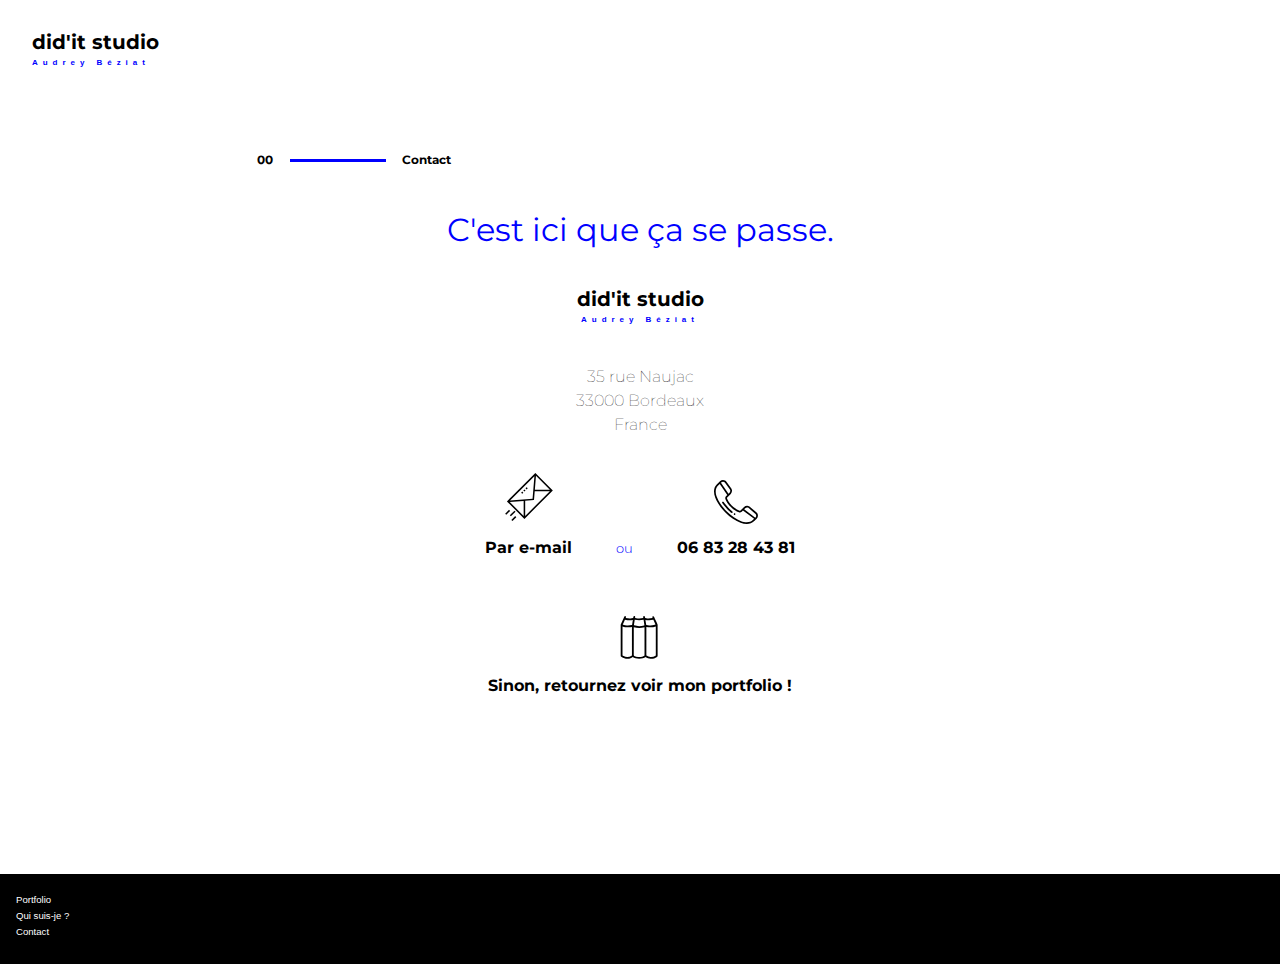
<file: contact.html>
<!DOCTYPE html>
<html lang="fr" class="no-js">

<head>
	<meta charset="UTF-8" />
	<meta name="viewport" content="width=device-width, initial-scale=1">
	<title>Did'it studio</title>
	<meta name="description" content="C'est mon nom" />
	<meta name="keywords" content="template, web design, html, illustration, css, identité, designer, beziat" />
	<meta name="author" content="Codrops" />
	<link href="https://fonts.googleapis.com/css?family=Montserrat:300,400,700" rel="stylesheet">
	<link rel="stylesheet" type="text/css" href="css/normalize.css" />
	<link rel="stylesheet" type="text/css" href="css/base.css" />
	<script>
		document.documentElement.className = "js";
		var supportsCssVars = function() {
			var e, t = document.createElement("style");
			return t.innerHTML = "root: { --tmp-var: bold; }", document.head.appendChild(t), e = !!(window.CSS && window.CSS.supports && window.CSS.supports("font-weight", "var(--tmp-var)")), t.parentNode.removeChild(t), e
		};
		supportsCssVars() || alert("Please view this demo in a modern browser that supports CSS Variables.");
	</script>
	<!--script src="//tympanus.net/codrops/adpacks/analytics.js"></script-->

</head>
<header>
	<div class="headercontact">
		<h1 class="title"><a href="identite_visuelle-graphisme.html">Did'it studio</a></h1>
		<h7>Audrey Béziat</h7>
	</div>
</header>

		<body>
			<main class="contact">

				<div class="sections__index">
					<span class="sections__index-current">
						<span class="sections__index-inner"><a href="identite_visuelle-graphisme.html">00</a></span>
					</span>
					<span class="sections__index-total">Contact </span>
				</div>


				<h4>C'est ici que ça se passe.</h4>
				<h1 class="title"><a href="portfolio.html">did'it studio</a></h1>
				<h7>Audrey Béziat</h7>
				<br>
				<h6><br>35 rue Naujac
				<br>33000 Bordeaux
				<br>France</h6>
				<div id="contactmoi">
					<!-- Debut colonnes -->
					<ul>
						<li>
							<div id="picto"><img src="img/mail.svg" alt="téléphone"><br><br><span class="section__more-text"><a href="mailto:beziataudrey@gmail.com">Par e-mail</a></span></div>
						</li>
						<li>
							<h5>ou</h5>
						</li>
						<li>
							<div id="pictotel"><img src="img/phone.svg" alt="enveloppe">
								<h2>06 83 28 43 81</h2>
							</div>
						</li>
					</ul>
					<!-- Fin colonnes -->
				</div>
				<div id="picto">
					<img src="img/portf.svg" alt="portfolio">
					<a href="portfolio.html"><h2>Sinon, retournez voir mon portfolio !</h2></a>
				</div>



				</section>



			</main>
			<footer>
				<div id="foot">
						<li><a href="identite_visuelle-graphisme.html"><h8>Portfolio</h8></a></li>
						<li><a href="quisuisje.html"><h8>Qui suis-je ?</h8></a></li>
						<li><a href="contact.html"><h8>Contact</h8></a></li>
					</div>
				</footer>

						<script src="js/imagesloaded.pkgd.min.js"></script>
						<script src="js/charming.min.js"></script>
						<script src="js/anime.min.js"></script>
						<script src="js/main.js"></script>

		</body>


</html>
</file>
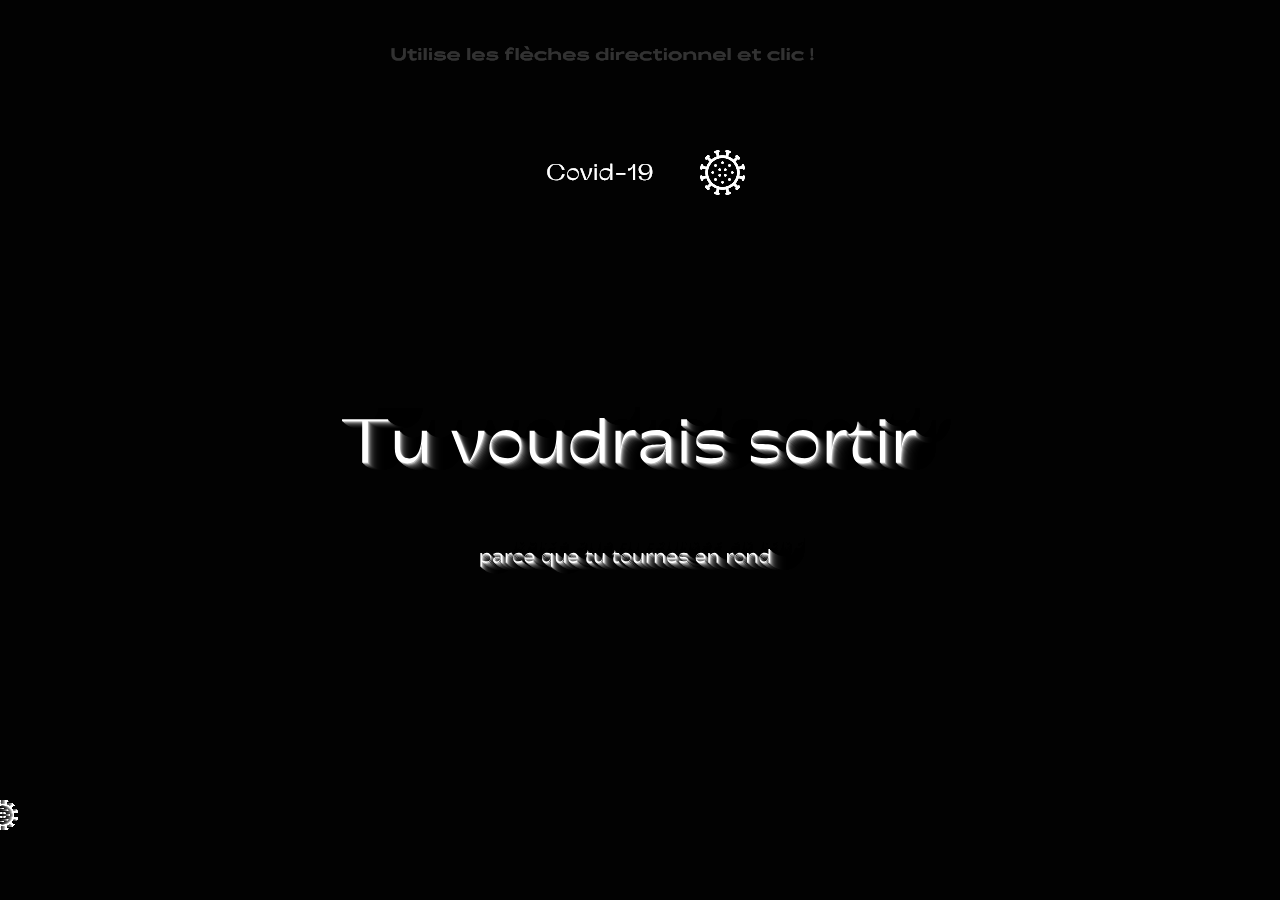
<file: interactive.html>
<html>
<head>
  <meta charset="UTF-8">
  <meta name="viewport" content="width=device-width, initial-scale=1.0">

  <!-- PLEASE NO CHANGES BELOW THIS LINE (UNTIL I SAY SO) -->
  <script language="javascript" type="text/javascript" src="libraries/p5.min.js"></script>
  <script language="javascript" type="text/javascript" src="p5js-temp-zbeultext6054349945287706910.js"></script>
  <!-- OK, YOU CAN MAKE CHANGES BELOW THIS LINE AGAIN -->

  <!-- This line removes any default padding and style.
       You might only need one of these values set. -->
  <style> body { padding: 0; margin: 0; } </style>
</head>

<body>
</body>
</html>
</file>
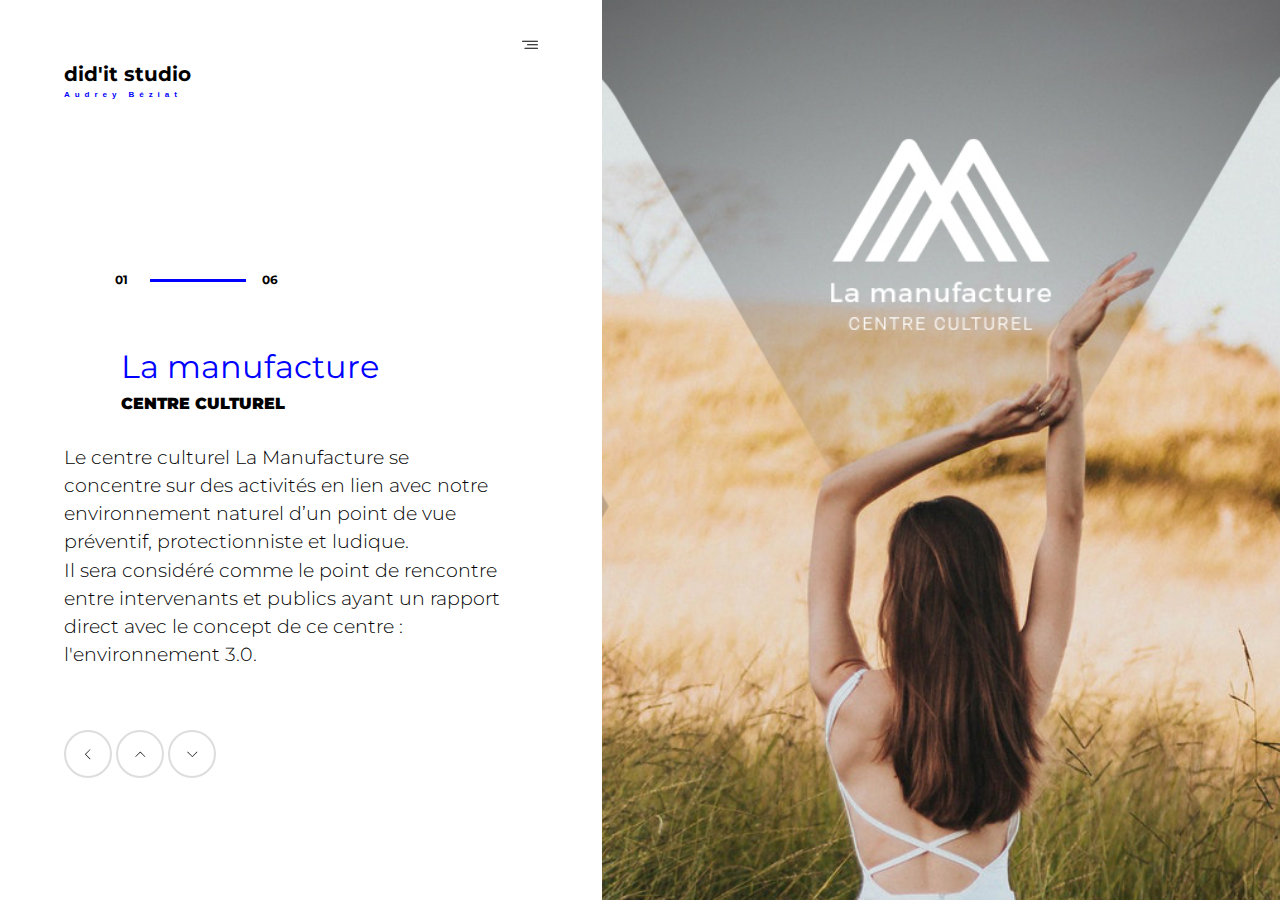
<file: projet-identite_visuelle-manufacture.html>
<!DOCTYPE html>
<html lang="en" class="no-js">

<head>
	<meta charset="UTF-8" />
	<meta name="viewport" content="width=device-width, initial-scale=1">
	<title>Did'it studio</title>
	<meta name="description" content="C'est mon nom" />
	<meta name="keywords" content="template, web design, html, javascript, css, slide out" />
	<meta name="author" content="Codrops" />
	<link href="https://fonts.googleapis.com/css?family=Montserrat:300,400,700" rel="stylesheet">
	<link rel="stylesheet" type="text/css" href="css/normalize.css" />
	<link rel="stylesheet" type="text/css" href="css/base2.css" />
	<link rel="shortcut icon" href="img/favicon.svg">
	<script>
		document.documentElement.className = "js";
		var supportsCssVars = function() {
			var e, t = document.createElement("style");
			return t.innerHTML = "root: { --tmp-var: bold; }", document.head.appendChild(t), e = !!(window.CSS && window.CSS.supports && window.CSS.supports("font-weight", "var(--tmp-var)")), t.parentNode.removeChild(t), e
		};
		supportsCssVars();
	</script>
	<!--script src="//tympanus.net/codrops/adpacks/analytics.js"></script-->
</head>

<body class="loading">
	<svg class="hidden">
		<symbol id="icon-arrow" viewBox="0 0 24 24">
			<title>arrow</title>
			<polygon points="6.3,12.8 20.9,12.8 20.9,11.2 6.3,11.2 10.2,7.2 9,6 3.1,12 9,18 10.2,16.8 " />
		</symbol>
		<symbol id="icon-drop" viewBox="0 0 24 24">
			<title>drop</title>
			<path
				d="M12,21c-3.6,0-6.6-3-6.6-6.6C5.4,11,10.8,4,11.4,3.2C11.6,3.1,11.8,3,12,3s0.4,0.1,0.6,0.3c0.6,0.8,6.1,7.8,6.1,11.2C18.6,18.1,15.6,21,12,21zM12,4.8c-1.8,2.4-5.2,7.4-5.2,9.6c0,2.9,2.3,5.2,5.2,5.2s5.2-2.3,5.2-5.2C17.2,12.2,13.8,7.3,12,4.8z" />
			<path d="M12,18.2c-0.4,0-0.7-0.3-0.7-0.7s0.3-0.7,0.7-0.7c1.3,0,2.4-1.1,2.4-2.4c0-0.4,0.3-0.7,0.7-0.7c0.4,0,0.7,0.3,0.7,0.7C15.8,16.5,14.1,18.2,12,18.2z" />
		</symbol>
		<symbol id="icon-menu" viewBox="0 0 24 13">
			<title>menu</title>
			<path d="M.75 1.515h22.498a.75.75 0 0 0 0-1.5H.75a.75.75 0 0 0 0 1.5zM23.248 5.265H8.168a.75.75 0 0 0 0 1.5h15.08a.75.75 0 0 0 0-1.5zM23.248 10.514H4.322a.75.75 0 0 0 0 1.5h18.926a.75.75 0 0 0 0-1.5z" />
		</symbol>
		<symbol id="icon-dot" viewBox="0 0 24 24">
			<title>dot</title>
			<path d="M11.5 9c-.69 0-1.28.244-1.768.732A2.41 2.41 0 0 0 9 11.5c0 .69.244 1.28.732 1.767A2.409 2.409 0 0 0 11.5 14c.69 0 1.28-.244 1.768-.733A2.408 2.408 0 0 0 14 11.5c0-.69-.244-1.28-.732-1.768A2.408 2.408 0 0 0 11.5 9z" />
		</symbol>
		<symbol id="icon-cross" viewBox="0 0 24 24">
			<title>cross</title>
			<path d="M11.449 11.962l-5.1 5.099a.363.363 0 1 0 .513.512L12 12.436l5.137 5.137a.361.361 0 0 0 .513 0 .363.363 0 0 0 0-.512l-5.099-5.1 5.102-5.102a.363.363 0 1 0-.512-.513L12 11.487l-5.141-5.14a.363.363 0 0 0-.513.512l5.103 5.103z" />
		</symbol>
		<symbol id="icon-arrowlong" viewBox="0 0 32 11">
			<title>arrow-long</title>
			<path
				d="M27.166.183a.619.619 0 0 0-.878 0 .619.619 0 0 0 0 .878l2.735 2.735H.768a.624.624 0 0 0 0 1.248h28.254L26.287 7.77a.619.619 0 0 0 0 .878.617.617 0 0 0 .441.183c.163 0 .32-.061.442-.183l3.796-3.796a.623.623 0 0 0-.005-.878L27.166.183z" />
		</symbol>
		<symbol id="icon-close" viewBox="0 0 24 24">
			<title>close</title>
			<path d="M21 4.565L19.435 3 12 10.435 4.565 3 3 4.565 10.435 12 3 19.435 4.565 21 12 13.565 19.435 21 21 19.435 13.565 12z" />
		</symbol>
		<symbol id="icon-navup" viewBox="0 0 50 50">
			<title>navup</title>
			<path d="M20.259 28.211l5.07-5.03 5.075 5.034a.36.36 0 0 0 .51 0 .356.356 0 0 0 0-.506l-5.323-5.28a.404.404 0 0 0-.135-.084.364.364 0 0 0-.384.08l-5.324 5.28a.356.356 0 0 0 0 .506c.141.14.37.14.51 0z" />
		</symbol>
		<symbol id="icon-navdown" viewBox="0 0 50 50">
			<title>navdown</title>
			<path d="M20.259 22.43l5.07 5.03 5.075-5.034a.36.36 0 0 1 .51 0c.14.14.14.366 0 .506l-5.323 5.28a.404.404 0 0 1-.135.084.364.364 0 0 1-.384-.081l-5.324-5.28a.356.356 0 0 1 0-.505c.141-.14.37-.14.51 0z" />
		</symbol>
		<symbol id="icon-grid" viewBox="0 0 24 24">
			<title>grid</title>
			<path
				d="M8.982 8.982h5.988v5.988H8.982zM0 0h5.988v5.988H0zM8.982 17.965h5.988v5.988H8.982zM0 8.982h5.988v5.988H0zM0 17.965h5.988v5.988H0zM17.965 0h5.988v5.988h-5.988zM8.982 0h5.988v5.988H8.982zM17.965 8.982h5.988v5.988h-5.988zM17.965 17.965h5.988v5.988h-5.988z" />
		</symbol>
	</svg>
	<main>

		<div class="sections">
			<header class="sections__header">
				<h1 class="title"><a href="portfolio.html">Did'it studio</a></h1>
				<h7>Audrey Béziat</h7>


			</header>
			<!-- codrops links -->

			<!-- menu -->
			<nav class="menu">
				<ul class="menu__inner">
					<li class="menu__item"><a class="menu__item-link" href="portfolio.html">Portfolio</a></li>
					<li class="menu__item"><a class="menu__item-link" href="quisuisje.html">Qui suis-je</a></li>
					<li class="menu__item"><a class="menu__item-link" href="contact.html">Contact</a></li>
				</ul>
				<div class="menu__toggle">
					<span class="menu__toggle-inner menu__toggle-inner--open">
						<svg class="icon icon--menu">
							<use xlink:href="#icon-menu"></use>
						</svg>
					</span>
					<span class="menu__toggle-inner menu__toggle-inner--close">
						<svg class="icon icon--close">
							<use xlink:href="#icon-close"></use>
						</svg>
					</span>
				</div>
			</nav>
			<!-- facts expander with toggles; content for each is in its section /juste pour que le menu fonctionne-->
			<div class="facts"></div>
			<!-- index -->
			<div class="sections__index">
				<span class="sections__index-current"></span>
					<span class="sections__index-inner">01</span>

				<span class="sections__index-total">06</span>
			</div>
			<!-- navigation down -->


				<nav class="sections__nav">
					<button class="sections__nav-item sections__nav-item--next">
						<a href="#" onClick="history.back()"><svg id="svgretour"class="icon icon--navdown"><use xlink:href="#icon-navdown"></use></svg></a>
					</button>
					<button class="sections__nav-item sections__nav-item--next">
						<a href="#" onClick="history.back()"><svg class="icon icon--navup"><use xlink:href="#icon-navup"></use></svg></a>
					</button>
					<button class="sections__nav-item sections__nav-item--next">
						<a href="#" onClick="history.back()"><svg class="icon icon--navdown"><use xlink:href="#icon-navdown"></use></svg></a>
					</button>

				</nav>

			<!-- sections -->
			<section class="section section--current">
				<div class="section__content">
					<h2 class="section__title"></h2>
					<h4 class="titre">La manufacture</h4>
					<h2 class="titre2"><strong>centre culturel</strong></h2>
					<h3 class="section__description"><span class="section__description-inner">Le centre culturel La Manufacture se concentre sur des activités
							en lien avec notre environnement naturel d’un point de vue préventif,
							protectionniste et ludique.
							<br>Il sera considéré comme le point de rencontre entre intervenants et publics ayant un
							rapport direct avec le concept de ce centre : l'environnement 3.0.</span></h3>

				</div>
				<div class="section__img">
					<div class="section__img-inner" style="background-image: url(img/couv/identite_visuelle.jpg)"></div>
				</div>

<!--/ juste pour que le menu fonctionne -->
				<div class="section__expander"></div><ul class="section__facts"><li class="section__facts-item"></li></ul></div>
			</section>



		</div>

	</main>
	<script src="js/imagesloaded.pkgd.min.js"></script>
	<script src="js/charming.min.js"></script>
	<script src="js/anime.min.js"></script>
	<script src="js/main.js"></script>
</body>

</html>
</file>
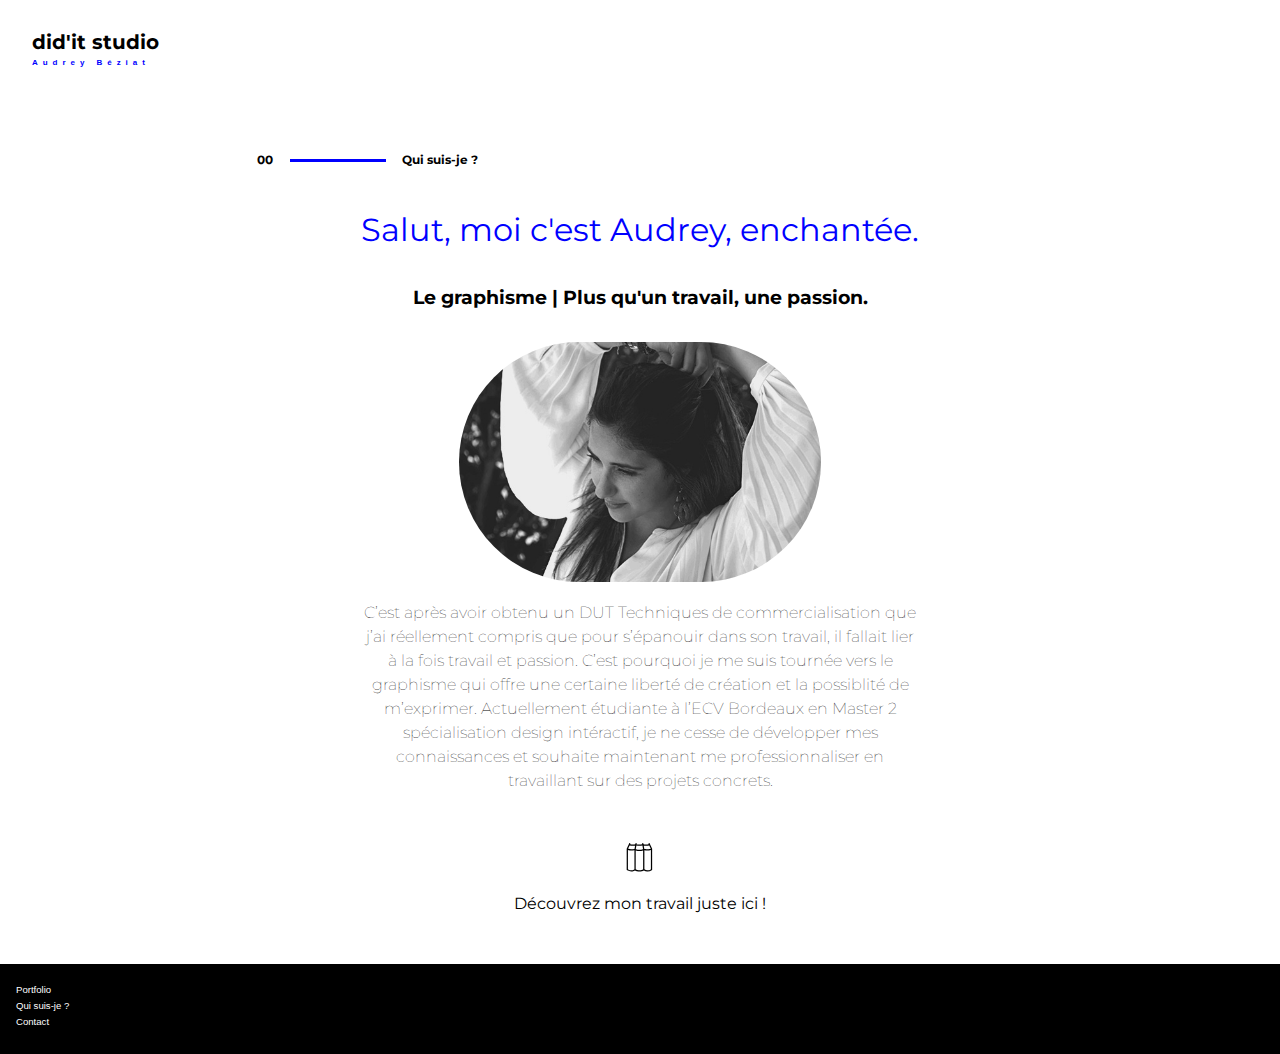
<file: quisuisje.html>
<!DOCTYPE html>
<html lang="fr" class="no-js">
	<head>
		<meta charset="UTF-8" />
		<meta name="viewport" content="width=device-width, initial-scale=1">
		<title>Did'it studio</title>
		<meta name="description" content="C'est mon nom" />
		<meta name="keywords" content="template, web design, html, illustration, css, identité, designer, beziat" />
		<meta name="author" content="Codrops" />
		<link href="https://fonts.googleapis.com/css?family=Montserrat:300,400,700" rel="stylesheet">
		<link rel="stylesheet" type="text/css" href="css/normalize.css" />
		<link rel="stylesheet" type="text/css" href="css/base.css" />
		<link rel="shortcut icon" href="img/favicon.svg">
		<script>document.documentElement.className="js";var supportsCssVars=function(){var e,t=document.createElement("style");return t.innerHTML="root: { --tmp-var: bold; }",document.head.appendChild(t),e=!!(window.CSS&&window.CSS.supports&&window.CSS.supports("font-weight","var(--tmp-var)")),t.parentNode.removeChild(t),e};supportsCssVars()||alert("Please view this demo in a modern browser that supports CSS Variables.");</script>
		<!--script src="//tympanus.net/codrops/adpacks/analytics.js"></script-->

	</head>
<header>

		<h1 class="title"><a href="index.html">Did'it studio</a></h1>
	<h7>Audrey Béziat</h7>

</header>
	<body>

				<section class="contact">
					<div class="sections__index">
						<span class="sections__index-current">
							<span class="sections__index-inner"><a href="portfolio.html">00</a></span>
						</span>
						<span class="sections__index-total">Qui suis-je ?	</span>
					</div>
<h4>Salut, moi c'est Audrey, enchantée.</h4>
		<div id="col">
    <h3>Le graphisme | <span>Plus qu'un travail, une passion.</span></h3><br>
<img src="img/diditstudio2.jpg" alt="Audrey Béziat">
		<h6>C’est après avoir obtenu un DUT Techniques de commercialisation
que j’ai réellement compris que pour s’épanouir dans son travail, il
fallait lier à la fois travail et passion. C’est pourquoi je me suis tournée
vers le graphisme qui offre une certaine liberté de création et la
possiblité de m’exprimer.
Actuellement étudiante à l’ECV Bordeaux en Master 2 spécialisation design intéractif, je ne cesse
de développer mes connaissances et souhaite maintenant me
professionnaliser en travaillant sur des projets concrets.</h6>

    <!-- Fin colonnes -->
	</div>
<div id="travail-graphique"><a href="identite_visuelle-graphisme.html"><img id="portf" src="img/portf.svg" alt="portfolio"><h6><strong>Découvrez mon travail juste ici !</a></strong></h6>
	</div>

				</section>

				<!-- Fin colonnes -->
				</div>
		<script src="js/imagesloaded.pkgd.min.js"></script>
		<script src="js/charming.min.js"></script>
		<script src="js/anime.min.js"></script>
		<script src="js/main.js"></script>


		<footer>
			<div id="foot">
					<li><a href="portfolio.html"><h8>Portfolio</h8></a></li>
					<li><a href="quisuisje.html"><h8>Qui suis-je ?</h8></a></li>
					<li><a href="contact.html"><h8>Contact</h8></a></li>
				</div>
			</footer>
	</body>


</html>
</file>
<file: css/base.css>
*, *::after, *::before {
	box-sizing: border-box;
}
/*page projet*/
.projet {
	font-weight: bold;
	display: block;
	margin: 0 0 1rem 0;
	color:white;
	height:90vh;
}
.titre{
	margin-left: 12%;
	margin-block-end: 0em;
}
.titre2 {
	margin-left: 12%;
text-transform: uppercase;
margin-block-end: 2em;
}


/*pages quisuisje et contact*/
.contact{
	text-align: center;
	vertical-align: middle;
}

header{
	background-color: white;
	height: 10vh;
	margin: 2em;
}

main{
	height: 80vh;
}
body{
	background-color: white;

}

h8 {
  color: white;
  font-size: 0.6em;
  font-family: 'Orbitron', sans-serif;
}


footer{
	height:10vh;
	background-color: black;
	position: static;
}

}
footer ul li a{
	color: white;
  font-size: 0.65em;
	list-style: none;
}

#foot{
	padding: 1em;
}

#col{
    display:block;
		position:relative;
		padding-inline-end: 40px;
    margin-left: 25%;
    margin-right: 25%;
    padding-inline-start: 40px;

}

#col ul li{
    display: inline-block;
    width:30% ;
}

h5{
	color:blue;
	font-weight: 300;
}
h7{
  letter-spacing: 0.62em;
  font-size: 0.5em;
	color: blue;
	font-weight: bold;
	font-family: 'Orbitron', sans-serif;
}

h4{
margin-block-start: 0em;
	color:blue;
	font-weight: 400;
	font-size: 2em;

}
h3 a{
	color: white;
	font-size: 0.8em;
	font-weight: bold;
}

#col img{
	max-height: 12em;
  max-height: 15em;
  border-radius:200px
}
#picto img{
	max-height: 3em;
}
#pictotel img{
	max-height: 2.7em;
}

#portf{
	max-height: 2em;
}
#travail-graphique{
	padding: 2em;
}

h6{
font-size: 1em;
font-weight: lighter;
margin-block-start: 1em;
margin-block-end: 1em;
line-height: 1.5em;
}

#contactmoi{
    display:block;
		position:relative;
		padding-inline-end: 40px;

}

#contactmoi ul li{
    display: inline-block;
    padding:20px ;
}



/*codrops*/
.section__expander li a{
	font-weight: bold;
	color: white;
}
h2{font-size: 1em;
}

body {
	font-family: "Montserrat", sans-serif;
	-webkit-font-smoothing: antialiased;
	-moz-osx-font-smoothing: grayscale;
	/* Colors */
	--color-text: #000;
	--color-bg-main: #fff;
	--color-menu-item: #fff;
	--color-menu-item-hover: #e0f3ca;
	--color-bg-menu: #cbf3ee;
	--color-bg-facts: #000;
	--color-text-facts: #fff;
	--color-bg-img: #000;
	--color-bg-more-1: #0b17ff;
	--color-bg-more-2: #0b17ff;
	--color-bg-more-3: #0b17ff;
	--color-bg-more-4: #0b17ff;
	--color-nav: #ddd;
	--color-nav-hover: #000;
	--color-link: #000;
	--color-link-hover: #333;
}

/* Page Loader */
.js .loading::before {
	content: '';
	position: fixed;
	z-index: 100000;
	top: 0;
	left: 0;
	width: 100%;
	height: 100%;
	background: var(--color-bg-main);
}

.js .loading::after {
	content: '';
	position: fixed;
	z-index: 100000;
	top: 50%;
	left: 50%;
	width: 60px;
	height: 60px;
	margin: -30px 0 0 -30px;
	pointer-events: none;
	opacity: 0;
	background: var(--color-text);
	animation: loaderAnim 0.8s ease-in infinite alternate forwards;
}

@keyframes loaderAnim {
	to {
		opacity: 1;
		transform: scale3d(0.5,0.5,1) rotate(90deg);
	}
}

a {
	text-decoration: none;
	color: var(--color-link);
	outline: none;
}

a:hover,
a:focus {
	color: var(--color-link-hover);
	outline: none;
}

.hidden {
	position: absolute;
	overflow: hidden;
	width: 0;
	height: 0;
	pointer-events: none;
}

button {
	border: 0;
	background: none;
	margin: 0;
	padding: 0;
	font-family: inherit;
	cursor: pointer;
	-webkit-appearance: none;
}

button:focus {
	outline: none;
}

/* Codrops links */
.codrops-links {
	position: relative;
	z-index: 1000;
	display: flex;
	margin: 2rem 1.5rem;
	white-space: nowrap;
}

.codrops-icon {
	display: inline-block;
	margin: 0.25rem;
}

.codrops-icon .icon {
	width: 1.5rem;
	height: 1.5rem;
}

/* Icons */
.icon {
	display: inline-block;
	width: 1rem;
	height: 1rem;
	fill: currentColor;
}

.sections__header {
	padding: 2rem 3rem 0 2rem;
	display: absolute;
}

.title {
	text-transform: lowercase;
	font-size: 1.27rem;
	margin: 0;
}

.menu {
	position: absolute;
	width: 100%;
	height: 100vh;
	top: 0;
	z-index: 3000;
	display: grid;
	grid-template-columns: 100%;
	pointer-events: none;
	align-items: start;
}

.menu::before {
	content: '';
	position: absolute;
	width: 100%;
	height: 100%;
	background: rgba(0,0,0,0.9);
	right: 0;
	transition: opacity 0.3s;
	pointer-events: none;
	opacity: 0;
}

.menu--open::before {
	opacity: 1;
	pointer-events: auto;
}

.menu__inner {
	padding: 4rem 2rem 0 0;
	grid-area: 1 / 1 / 2 / 2;
	display: flex;
	flex-direction: column;
	justify-content: center;
	list-style: none;
	opacity: 1;
	position: relative;
	text-align: right;
}

.menu__toggle {
	position: absolute;
	top: 0;
	right: 0;
	margin: 2.3rem 2rem;
	display: grid;
	grid-template: 100% / 100%;
	pointer-events: auto;
	cursor: pointer;
}

.menu__toggle-inner {
	display: block;
	grid-area: 1 / 1 / 1 / 1;
}

.menu__toggle-inner--close {
	opacity: 0;
	color: var(--color-menu-item);;
}

.menu__item {
	font-size: 2.25rem;
	margin: 0 0 1.5rem;
	font-weight: bold;
	opacity: 0;
}

.menu--open .menu__item {
	pointer-events: auto;
}

.menu__item-link {
	color: var(--color-menu-item);
}

.menu__item-link:hover {
	color: var(--color-menu-item-hover);
}

.sections__index,
.sections__nav {
	display: none;
}

.facts {
	display: none;
}

.section__content {
	padding: 2rem;
}

.section__title {
	font-size: 6vw;
	text-transform: lowercase;
	margin: 0;
	letter-spacing: -0.35vw;
	position: relative;
	overflow: hidden;
}

.section__title span {
	display: inline-block;
}

.section__description {
	line-height: 1.5;
	overflow: visible;
	position: relative;
	padding: 0 2rem 0 0;
	font-weight: 300;

}

.section__description-inner {
	display: block;
}

.section__img {
	height: 45vh;
	pointer-events: none;
}

.section__img-inner {
	width: 100%;
	height: 100%;
	background-size: cover;
	background-position: 50% 50%;
}

.section__facts {
	padding: 2rem;
	margin: 0;
	list-style: none;
	background: var(--color-bg-facts);
	color: var(--color-text-facts);
}

.section__facts-item {
	margin: 0 0 2.5rem 0;
}

.section__facts-img {
	max-width: 200px;
	border-radius: 5px;
	display: block;

	margin: 4rem 0 2rem 0;
	position: relative;
}

.section__facts-img::before,
.section__facts-img::after {
	content: '';
	width: 100%;
	height: 100%;
	background: #2f2f2f;
	position: absolute;
	top: 0;
	left: 0;
	z-index: -1;
}

.section__facts-img::before {
	transform: rotate(3deg);
}

.section__facts-img::after {
	transform: rotate(-5deg);
}

.section__facts-img img {
	max-width: none;
	width: 100%;
}
.icon--grid {
	position: absolute;
	top: 50%;
	left: 50%;
	width: 1.5rem;
	height: 1.5rem;
	margin: -0.75rem 0 0 -0.75rem;
}

.section__facts-title {
	font-size: 1em;
	margin: 0 0 0.5rem;
}

.section__facts-detail {
	font-weight: 300;
}

.section__facts-item--clickable {
	display: none;
}

.section__gallery {
	grid-area: 1 / 4 / 4 / 2;
	padding: 2rem;
	display: grid;
	grid-gap: 0.75rem;
	grid-template-columns: 50% 50%;
	grid-template-rows: 2rem 1fr 1fr 1fr;
	align-items: center;
	justify-content: center;
	z-index: 300;
	pointer-events: none;
	height: 100vh;
	background: var(--color-bg-facts);
}

.section__gallery-item {
	width: 100%;
	height: 100%;
	display: grid;
}

.section__gallery-item--title {
	grid-area: 1 / 1 / 2 / 3;
	color: #fff;
	font-size: 1em;
	margin: 0;
}

.section__gallery-item img {
	max-width: 100%;
	max-height: 100%;
	margin: auto 0;
	display: block;
}

.section__more {
	display: flex;
	align-items: stretch;
	overflow: hidden;
}

.section__more-inner {
	display: flex;
	width: 100%;
	flex-direction: column;
	justify-content: center;
	align-items: center;
	padding: 2rem;
}

.section__more-inner--bg1 {
	background-color: var(--color-bg-more-1);
}

.section__more-inner--bg2 {
	background-color: var(--color-bg-more-2);
}

.section__more-inner--bg3 {
	background-color: var(--color-bg-more-3);
}

.section__more-inner--bg4 {
	background-color: var(--color-bg-more-4);
}

.section__more-text {
	font-weight: bold;
	display: block;
	margin: 0 0 1rem 0;
	color:white;
}

.section__more-link {
	display: flex;
	cursor: pointer;
	font-weight: 300;
	color:white;
}

.section__more-linktext {
	margin: 0 0.5rem 0 0;
	line-height: 1;
color:white;

}

.icon--arrowlong {
	width: 2rem;
	height: 1.25rem;
}

@media screen and (min-width: 55em) and (min-height: 40em) {
	.sections {
		height: 100vh;
		overflow: hidden;
		display: grid;
		grid-template-columns: 45% 55%;
		grid-template-rows: 6rem calc(30% - 2rem) calc(44% - 2rem) calc(26% - 2rem);
		grid-template-areas: 	"header expander"
								"sections-index expander"
								"... expander"
								"sections-nav expander";
	}
	.codrops-links {
		position: absolute;
		top: 0;
		right: 0;
	}
	.sections--factsopen .codrops-links {
		opacity: 0;
		pointer-events: none;
	}
	.codrops-icon {
		color: #fff;
	}
	.menu {
		grid-template-columns: 47% 53%;
	}
	.menu__toggle {
		right: 53%;
		margin: 2.3rem 4rem 0 0;
	}
	.menu__inner {
		padding: 4rem 4rem 0 0;
	}
	.facts {
		position: relative;
		grid-area: expander;
		display: flex;
		flex-direction: column;
		justify-content: flex-end;
		pointer-events: none;
		z-index: 200;
	}
	.facts__toggle {
		font-weight: bold;
		cursor: pointer;
		width: 48%;
		padding: 0 0 0 5vw;
		margin: 0 0 0 2vw;
		height: 5rem;
		position: relative;
		display: grid;
		grid-template: 100% / 100%;
		color: var(--color-text-facts);
		pointer-events: auto;
	}
	.facts__toggle:hover {
		opacity: 0.6;
	}
	.facts__toggle-inner {
		text-transform: uppercase;
		font-size: 0.6rem;
		letter-spacing: 0.25rem;
		grid-area: 1 / 1 / 1 / 1;
		display: flex;
	}
	.facts__toggle-inner--less {
		opacity: 0;
	}
	.facts__toggle-text {
		line-height: 1.75;
		margin: 0 0 0 0.25rem;
	}
	.button-contentclose {
		position: absolute;
		top: 0;
		right: 0;
		margin: 2rem;
		opacity: 0;
		pointer-events: none;
		color: var(--color-text-facts);
	}
	.sections__header {
		grid-area: header;
	}
	.sections__index {
		font-weight: bold;
		font-size: 0.75rem;
		display: block;
		align-self: end;
		padding: 0 4rem 3rem 20%;
		grid-area: sections-index;
		display: flex;
		z-index: 1;
	}
	.sections__index-current {
		position: relative;
		overflow: hidden;
	}
	.sections__index-total {
		position: relative;
		margin: 0 0 0 8rem;
	}
	.sections__index-total::after {
		content: '';
		position: absolute;
		width: 6rem;
		height: 3px;
		top: calc(50% - 1.5px);
		right: calc(100% + 1rem);
		background: blue;
	}
	.sections__index-inner {
		display: block;
		width: 1.15rem;
	}
	.sections__nav {
		display: block;
		grid-area: sections-nav;
		z-index: 5;
		padding: 2rem 4rem 0;
		background: linear-gradient(0deg, #ffffff 90%, rgba(255,255,255,0));
	}
	.sections__nav-item {
		border: 2px solid var(--color-nav);
		border-radius: 50%;
		width: 3rem;
		height: 3rem;
		background: var(--color-bg-main);
	}
	.sections__nav-item:hover {
		border-color: var(--color-nav-hover);
	}
	.sections__nav-item .icon {
		width: 100%;
		height: 100%;
	}
	.section {
		pointer-events: none;
		grid-area: 1 / 1 / 5 / 4;
		display: grid;
		grid-template-columns: 47% 25% 28%;
		grid-template-rows: 39% 39% 22%;
		grid-template-areas: 	"... slide-image slide-image"
								"slide-content slide-image slide-image"
								"... ... more";
	}
	.section--current {
		pointer-events: auto;
	}
	.section__content {
		padding: 0 4rem;
		grid-area: slide-content;
	}

	.section__expander {
		grid-area: 1 / 2 / 4 / 4;
		background: var(--color-bg-facts);
		transform-origin: 0 0;
		left: -2vw;
		position: relative;
		z-index: 100;
	}


	.section__img {
		height: auto;
		grid-area: slide-image;
		overflow: hidden;
		z-index: 99;
	}
	.section:fist-of-type .section__img {
		background: var(--color-bg-img);
	}
	.section__facts-item--clickable {
		display: block;
	}
	.section__gallery {
		grid-template-columns: repeat(2, calc(200px + 2rem));
		grid-gap: 1rem;
		padding: 10vh 5vw;
		background: transparent;
		position: relative;
	}
	.section__gallery-item {
		padding: 0 0 0 1rem;
		opacity: 0;
	}
	.section__more {
		grid-area: more;
	}
	.section__facts {
		padding: 10vh 5vw;
		pointer-events: none;
		background: transparent;
		position: relative;
		z-index: 200;
		grid-area: 1 / 2 / 4 / 3;
	}
	.section__facts-detail {
		display: block;
		white-space: nowrap;
		overflow: hidden;
		text-overflow: ellipsis;
	}
	.section__more-inner {
		padding: 0;
	}
	.sections--factsopen .sections__nav,
	.sections--factsopen .section__facts-item--clickable .section__facts-img,
	.sections--factsopen .facts__toggle {
		pointer-events: none;
	}
	.sections--factsopen .button-contentclose,
	.section--current .section__facts-item--clickable,
	.sections--factsopen .section__gallery-item {
		pointer-events: auto;
	}
	.js .section:not(.section--current) {
		pointer-events: none;
	}
	.js .section:not(.section--current) .section__title span,
	.js .section:not(.section--current) .section__description,
	.js .section:not(.section--current) .section__img-inner,
	.js .section:not(.section--current) .section__more-inner,
	.js .section:not(.section--current) .section__more-text,
	.js .section:not(.section--current) .section__more-link,
	.js .section:not(.section--current) .section__facts-item {
		opacity: 0;
	}
}

@media screen and (max-width: 54.9em), screen and (max-height: 39.9em) {
	.js .section__title span,
	.js .section__description,
	.js .section__img-inner,
	.js .section__more-inner,
	.js .section__more-text,
	.js .section__more-link,
	.js .section__facts-item,
	.js .section__gallery-item {
		opacity: 1 !important;
		transform: none !important;
	}
	.codrops-icon .icon {
		width: 3rem;
		height: 3rem;
		border-radius: 50%;
		border: 2px solid;
		padding: 0.5rem;
	}
}
</file>
<file: css/base2.css>
*, *::after, *::before {
	box-sizing: border-box;
}
/*page projet*/
.retour{
	position: absolute;}

#svgretour{
	transform: rotate(90deg)


}
.projet {
	font-weight: bold;
	display: block;
	margin: 0 0 1rem 0;
	color:white;
	height:90vh;
}
.titre{
	margin-left: 12%;
	margin-block-end: 0em;
}
.titre2 {
	margin-left: 12%;
text-transform: uppercase;
margin-block-end: 2em;
}


/*pages quisuisje et contact*/
.contact{
	text-align: center;
	vertical-align: middle;
}

header{
	background-color: white;
	height: 10vh;
	margin: 2em;
}

main{
	height: 80vh;
}

h8 {
  color: white;
  font-size: 0.6em;
  font-family: 'Orbitron', sans-serif;
}


footer{
	height:10vh;
	background-color: black;
	position: static;
}

}
footer ul li a{
	color: white;
  font-size: 0.65em;
	list-style: none;
}

#foot{
	padding: 1em;
}

#col{
    display:block;
		position:relative;
		padding-inline-end: 40px;
    margin-left: 25%;
    margin-right: 25%;
    padding-inline-start: 40px;

}

#col ul li{
    display: inline-block;
    width:30% ;
}

h5{
	color:blue;
	font-weight: 300;
}
h7{
  letter-spacing: 0.62em;
  font-size: 0.5em;
	color: blue;
	font-weight: bold;
	font-family: 'Orbitron', sans-serif;
}

h4{
margin-block-start: 0em;
	color:blue;
	font-weight: 400;
	font-size: 2em;

}
h3 a{
	color: white;
	font-size: 0.8em;
	font-weight: bold;
}

#col img{
	max-height: 12em;
  max-height: 15em;
  border-radius:200px
}
#picto img{
	max-height: 3em;
}
#pictotel img{
	max-height: 2.7em;
}

#portf{
	max-height: 2em;
}
#travail-graphique{
	padding: 2em;
}

h6{
font-size: 1em;
font-weight: lighter;
margin-block-start: 1em;
margin-block-end: 1em;
}

#contactmoi{
    display:block;
		position:relative;
		padding-inline-end: 40px;

}

#contactmoi ul li{
    display: inline-block;
    padding:20px ;
}



/*codrops*/
.section__expander li a{
	font-weight: bold;
	color: white;
}
h2{font-size: 1em;
}

body {
	font-family: "Montserrat", sans-serif;
	-webkit-font-smoothing: antialiased;
	-moz-osx-font-smoothing: grayscale;
	/* Colors */
	--color-text: #000;
	--color-bg-main: #fff;
	--color-menu-item: #fff;
	--color-menu-item-hover: #e0f3ca;
	--color-bg-menu: #cbf3ee;
	--color-bg-facts: #000;
	--color-text-facts: #fff;
	--color-bg-img: #000;
	--color-bg-more-1: #0b17ff;
	--color-bg-more-2: #0b17ff;
	--color-bg-more-3: #0b17ff;
	--color-bg-more-4: #0b17ff;
	--color-nav: #ddd;
	--color-nav-hover: #000;
	--color-link: #000;
	--color-link-hover: #333;
}

/* Page Loader */
.js .loading::before {
	content: '';
	position: fixed;
	z-index: 100000;
	top: 0;
	left: 0;
	width: 100%;
	height: 100%;
	background: var(--color-bg-main);
}

.js .loading::after {
	content: '';
	position: fixed;
	z-index: 100000;
	top: 50%;
	left: 50%;
	width: 60px;
	height: 60px;
	margin: -30px 0 0 -30px;
	pointer-events: none;
	opacity: 0;
	background: var(--color-text);
	animation: loaderAnim 0.8s ease-in infinite alternate forwards;
}

@keyframes loaderAnim {
	to {
		opacity: 1;
		transform: scale3d(0.5,0.5,1) rotate(90deg);
	}
}

a {
	text-decoration: none;
	color: var(--color-link);
	outline: none;
}

a:hover,
a:focus {
	color: var(--color-link-hover);
	outline: none;
}

.hidden {
	position: absolute;
	overflow: hidden;
	width: 0;
	height: 0;
	pointer-events: none;
}

button {
	border: 0;
	background: none;
	margin: 0;
	padding: 0;
	font-family: inherit;
	cursor: pointer;
	-webkit-appearance: none;
}

button:focus {
	outline: none;
}

/* Codrops links */
.codrops-links {
	position: relative;
	z-index: 1000;
	display: flex;
	margin: 2rem 1.5rem;
	white-space: nowrap;
}

.codrops-icon {
	display: inline-block;
	margin: 0.25rem;
}

.codrops-icon .icon {
	width: 1.5rem;
	height: 1.5rem;
}

/* Icons */
.icon {
	display: inline-block;
	width: 1rem;
	height: 1rem;
	fill: currentColor;
}

.sections__header {
	padding: 2rem 3rem 0 2rem;
	display: absolute;
}

.title {
	text-transform: lowercase;
	font-size: 1.27rem;
	margin: 0;
}

.menu {
	position: absolute;
	width: 100%;
	height: 100vh;
	top: 0;
	z-index: 3000;
	display: grid;
	grid-template-columns: 100%;
	pointer-events: none;
	align-items: start;
}

.menu::before {
	content: '';
	position: absolute;
	width: 100%;
	height: 100%;
	background: rgba(0,0,0,0.9);
	right: 0;
	transition: opacity 0.3s;
	pointer-events: none;
	opacity: 0;
}

.menu--open::before {
	opacity: 1;
	pointer-events: auto;
}

.menu__inner {
	padding: 4rem 2rem 0 0;
	grid-area: 1 / 1 / 2 / 2;
	display: flex;
	flex-direction: column;
	justify-content: center;
	list-style: none;
	opacity: 1;
	position: relative;
	text-align: right;
}

.menu__toggle {
	position: absolute;
	top: 0;
	right: 0;
	margin: 2.3rem 2rem;
	display: grid;
	grid-template: 100% / 100%;
	pointer-events: auto;
	cursor: pointer;
}

.menu__toggle-inner {
	display: block;
	grid-area: 1 / 1 / 1 / 1;
}

.menu__toggle-inner--close {
	opacity: 0;
	color: var(--color-menu-item);;
}

.menu__item {
	font-size: 2.25rem;
	margin: 0 0 1.5rem;
	font-weight: bold;
	opacity: 0;
}

.menu--open .menu__item {
	pointer-events: auto;
}

.menu__item-link {
	color: var(--color-menu-item);
}

.menu__item-link:hover {
	color: var(--color-menu-item-hover);
}

.sections__index,
.sections__nav {
	display: none;
}

.facts {
	display: none;
}

.section__content {
	padding: 2rem;
}

.section__title {
	font-size: 6vw;
	text-transform: lowercase;
	margin: 0;
	letter-spacing: -0.35vw;
	position: relative;
	overflow: hidden;
}

.section__title span {
	display: inline-block;
}

.section__description {
	line-height: 1.5;
	overflow: visible;
	position: relative;
	padding: 0 2rem 0 0;
	font-weight: 300;

}

.section__description-inner {
	display: block;
}

.section__img {
	height: 45vh;
	pointer-events: none;
}

.section__img-inner {
	width: 100%;
	height: 100%;
	background-size: cover;
	background-position: 50% 50%;
}

.section__facts {
	padding: 2rem;
	margin: 0;
	list-style: none;
	background: var(--color-bg-facts);
	color: var(--color-text-facts);
}

.section__facts-item {
	margin: 0 0 2.5rem 0;
}

.section__facts-img {
	max-width: 200px;
	border-radius: 5px;
	display: block;

	margin: 4rem 0 2rem 0;
	position: relative;
}

.section__facts-img::before,
.section__facts-img::after {
	content: '';
	width: 100%;
	height: 100%;
	background: #2f2f2f;
	position: absolute;
	top: 0;
	left: 0;
	z-index: -1;
}

.section__facts-img::before {
	transform: rotate(3deg);
}

.section__facts-img::after {
	transform: rotate(-5deg);
}

.section__facts-img img {
	max-width: none;
	width: 100%;
}
.icon--grid {
	position: absolute;
	top: 50%;
	left: 50%;
	width: 1.5rem;
	height: 1.5rem;
	margin: -0.75rem 0 0 -0.75rem;
}

.section__facts-title {
	font-size: 1em;
	margin: 0 0 0.5rem;
}

.section__facts-detail {
	font-weight: 300;
}

.section__facts-item--clickable {
	display: none;
}

.section__gallery {
	grid-area: 1 / 4 / 4 / 2;
	padding: 2rem;
	display: grid;
	grid-gap: 0.75rem;
	grid-template-columns: 50% 50%;
	grid-template-rows: 2rem 1fr 1fr 1fr;
	align-items: center;
	justify-content: center;
	z-index: 300;
	pointer-events: none;
	height: 100vh;
	background: var(--color-bg-facts);
}

.section__gallery-item {
	width: 100%;
	height: 100%;
	display: grid;
}

.section__gallery-item--title {
	grid-area: 1 / 1 / 2 / 3;
	color: #fff;
	font-size: 1em;
	margin: 0;
}

.section__gallery-item img {
	max-width: 100%;
	max-height: 100%;
	margin: auto 0;
	display: block;
}

.section__more {
	display: flex;
	align-items: stretch;
	overflow: hidden;
}

.section__more-inner {
	display: flex;
	width: 100%;
	flex-direction: column;
	justify-content: center;
	align-items: center;
	padding: 2rem;
}

.section__more-inner--bg1 {
	background-color: var(--color-bg-more-1);
}

.section__more-inner--bg2 {
	background-color: var(--color-bg-more-2);
}

.section__more-inner--bg3 {
	background-color: var(--color-bg-more-3);
}

.section__more-inner--bg4 {
	background-color: var(--color-bg-more-4);
}

.section__more-text {
	font-weight: bold;
	display: block;
	margin: 0 0 1rem 0;
	color:white;
}

.section__more-link {
	display: flex;
	cursor: pointer;
	font-weight: 300;
	color:white;
}

.section__more-linktext {
	margin: 0 0.5rem 0 0;
	line-height: 1;
color:white;

}

.icon--arrowlong {
	width: 2rem;
	height: 1.25rem;
}

@media screen and (min-width: 55em) and (min-height: 40em) {
	.sections {
		height: 100vh;
		overflow: hidden;
		display: grid;
		grid-template-columns: 45% 55%;
		grid-template-rows: 6rem calc(30% - 2rem) calc(44% - 2rem) calc(26% - 2rem);
		grid-template-areas: 	"header expander"
								"sections-index expander"
								"... expander"
								"sections-nav expander";
	}
	.codrops-links {
		position: absolute;
		top: 0;
		right: 0;
	}
	.sections--factsopen .codrops-links {
		opacity: 0;
		pointer-events: none;
	}
	.codrops-icon {
		color: #fff;
	}
	.menu {
		grid-template-columns: 47% 53%;
	}
	.menu__toggle {
		right: 53%;
		margin: 2.3rem 4rem 0 0;
	}
	.menu__inner {
		padding: 4rem 4rem 0 0;
	}
	.facts {
		position: relative;
		grid-area: expander;
		display: flex;
		flex-direction: column;
		justify-content: flex-end;
		pointer-events: none;
		z-index: 200;
	}
	.facts__toggle {
		font-weight: bold;
		cursor: pointer;
		width: 48%;
		padding: 0 0 0 5vw;
		margin: 0 0 0 2vw;
		height: 5rem;
		position: relative;
		display: grid;
		grid-template: 100% / 100%;
		color: var(--color-text-facts);
		pointer-events: auto;
	}
	.facts__toggle:hover {
		opacity: 0.6;
	}
	.facts__toggle-inner {
		text-transform: uppercase;
		font-size: 0.6rem;
		letter-spacing: 0.25rem;
		grid-area: 1 / 1 / 1 / 1;
		display: flex;
	}
	.facts__toggle-inner--less {
		opacity: 0;
	}
	.facts__toggle-text {
		line-height: 1.75;
		margin: 0 0 0 0.25rem;
	}
	.button-contentclose {
		position: absolute;
		top: 0;
		right: 0;
		margin: 2rem;
		opacity: 0;
		pointer-events: none;
		color: var(--color-text-facts);
	}
	.sections__header {
		grid-area: header;
	}
	.sections__index {
		font-weight: bold;
		font-size: 0.75rem;
		display: block;
		align-self: end;
		padding: 0 4rem 3rem 20%;
		grid-area: sections-index;
		display: flex;
		z-index: 1;
	}
	.sections__index-current {
		position: relative;
		overflow: hidden;
	}
	.sections__index-total {
		position: relative;
		margin: 0 0 0 8rem;
	}
	.sections__index-total::after {
		content: '';
		position: absolute;
		width: 6rem;
		height: 3px;
		top: calc(50% - 1.5px);
		right: calc(100% + 1rem);
		background: blue;
	}
	.sections__index-inner {
		display: block;
		width: 1.15rem;
	}
	.sections__nav {
		display: block;
		grid-area: sections-nav;
		z-index: 5;
		padding: 2rem 4rem 0;
		background: linear-gradient(0deg, #ffffff 90%, rgba(255,255,255,0));
	}
	.sections__nav-item {
		border: 2px solid var(--color-nav);
		border-radius: 50%;
		width: 3rem;
		height: 3rem;
		background: var(--color-bg-main);
	}
	.sections__nav-item:hover {
		border-color: var(--color-nav-hover);
	}
	.sections__nav-item .icon {
		width: 100%;
		height: 100%;
	}
	.section {
		pointer-events: none;
		grid-area: 1 / 1 / 5 / 4;
		display: grid;
		grid-template-columns: 47% 25% 28%;
		grid-template-rows: 39% 100% 22%;
		grid-template-areas: 	"... slide-image slide-image"
								"slide-content slide-image slide-image"
								"... ... more";
	}
	.section--current {
		pointer-events: auto;
	}
	.section__content {
		padding: 0 4rem;
		grid-area: slide-content;
	}

	.section__expander {
		grid-area: 1 / 2 / 4 / 4;

		transform-origin: 0 0;
		left: -2vw;

		position: relative;
		z-index: 100;
	}


	.section__img {
		height: auto;
		grid-area: slide-image;
		overflow: hidden;
		z-index: 99;
	}
	.section:fist-of-type .section__img {
		background: var(--color-bg-img);
	}
	.section__facts-item--clickable {
		display: block;
	}
	.section__gallery {
		grid-template-columns: repeat(2, calc(200px + 2rem));
		grid-gap: 1rem;
		padding: 10vh 5vw;
		background: transparent;
		position: relative;
	}
	.section__gallery-item {
		padding: 0 0 0 1rem;
		opacity: 0;
	}
	.section__more {
		grid-area: more;
	}
	.section__facts {
		padding: 10vh 5vw;
		pointer-events: none;
		background: transparent;
		position: relative;
		z-index: 200;
		grid-area: 1 / 2 / 4 / 3;
	}
	.section__facts-detail {
		display: block;
		white-space: nowrap;
		overflow: hidden;
		text-overflow: ellipsis;
	}
	.section__more-inner {
		padding: 0;
	}
	.sections--factsopen .sections__nav,
	.sections--factsopen .section__facts-item--clickable .section__facts-img,
	.sections--factsopen .facts__toggle {
		pointer-events: none;
	}
	.sections--factsopen .button-contentclose,
	.section--current .section__facts-item--clickable,
	.sections--factsopen .section__gallery-item {
		pointer-events: auto;
	}
	.js .section:not(.section--current) {
		pointer-events: none;
	}
	.js .section:not(.section--current) .section__title span,
	.js .section:not(.section--current) .section__description,
	.js .section:not(.section--current) .section__img-inner,
	.js .section:not(.section--current) .section__more-inner,
	.js .section:not(.section--current) .section__more-text,
	.js .section:not(.section--current) .section__more-link,
	.js .section:not(.section--current) .section__facts-item {
		opacity: 0;
	}
}

@media screen and (max-width: 54.9em), screen and (max-height: 39.9em) {
	.js .section__title span,
	.js .section__description,
	.js .section__img-inner,
	.js .section__more-inner,
	.js .section__more-text,
	.js .section__more-link,
	.js .section__facts-item,
	.js .section__gallery-item {
		opacity: 1 !important;
		transform: none !important;
	}
	.codrops-icon .icon {
		width: 3rem;
		height: 3rem;
		border-radius: 50%;
		border: 2px solid;
		padding: 0.5rem;
	}
}
</file>
